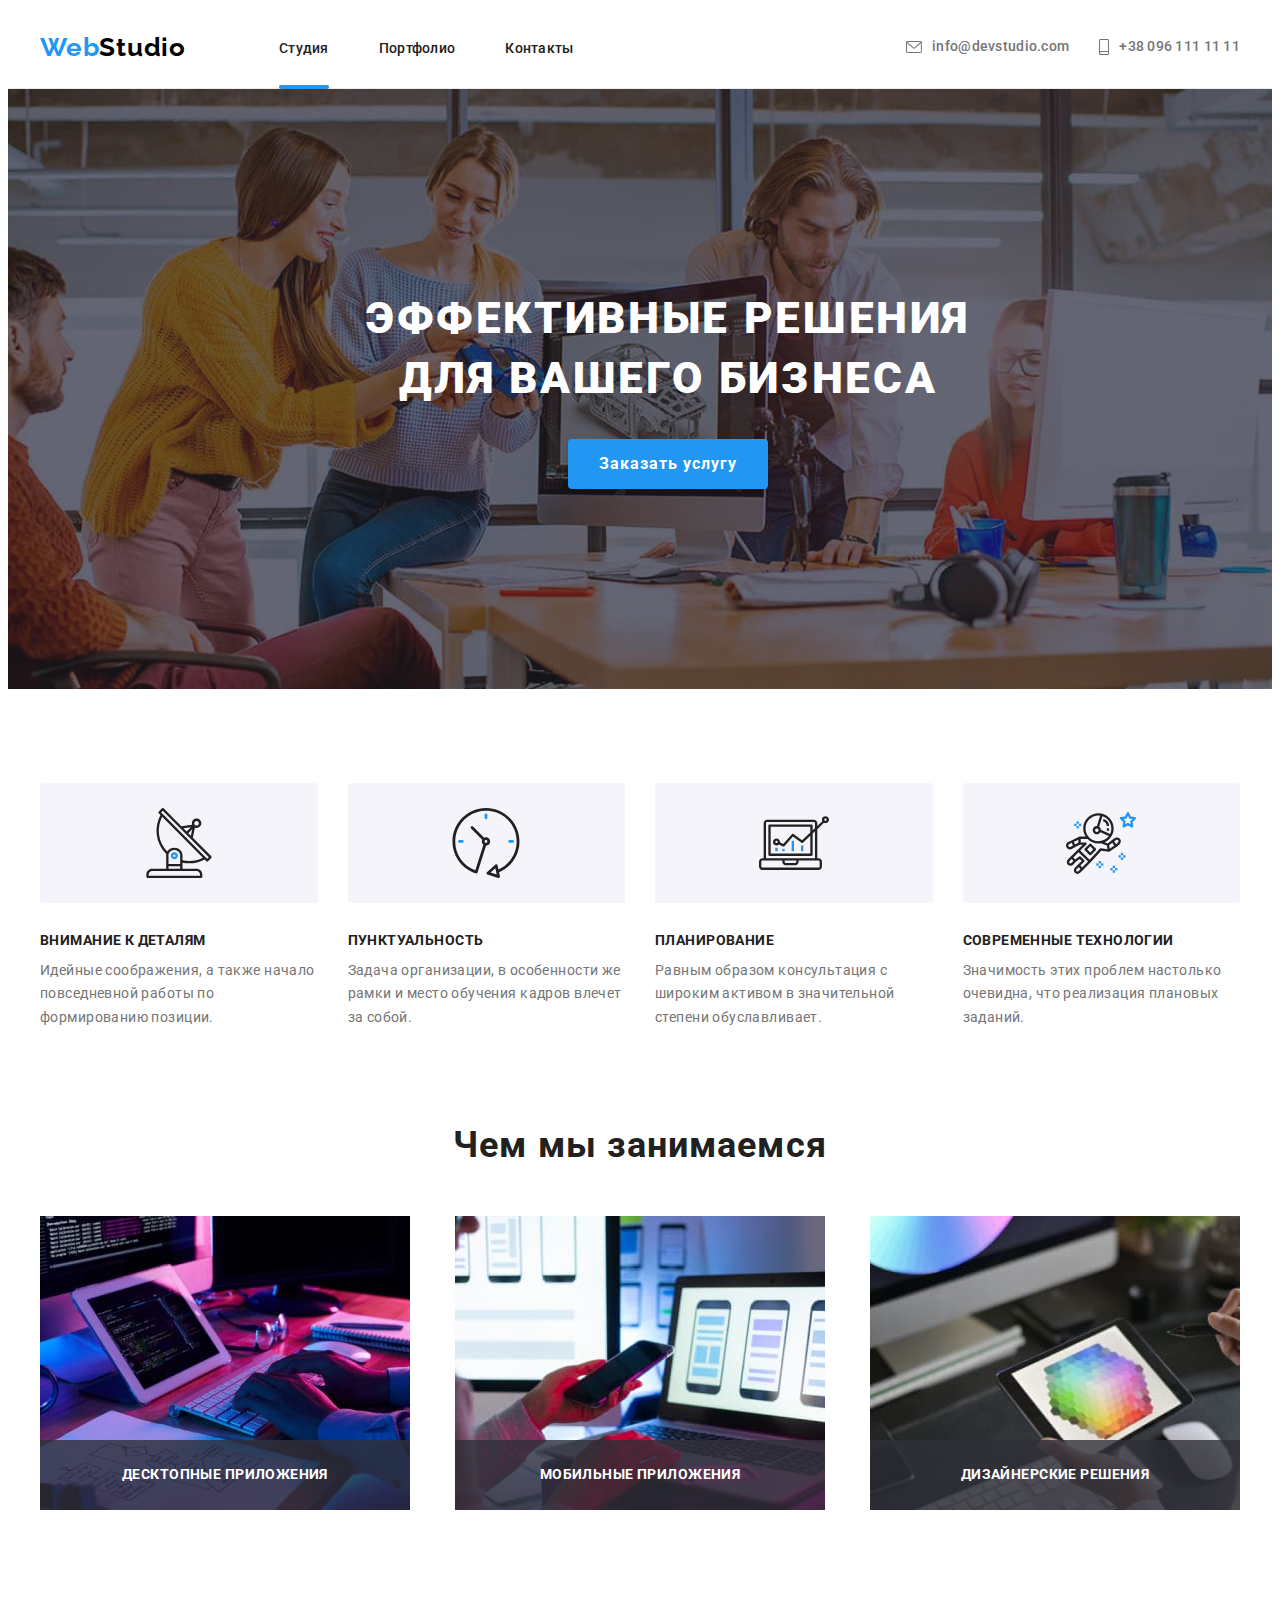
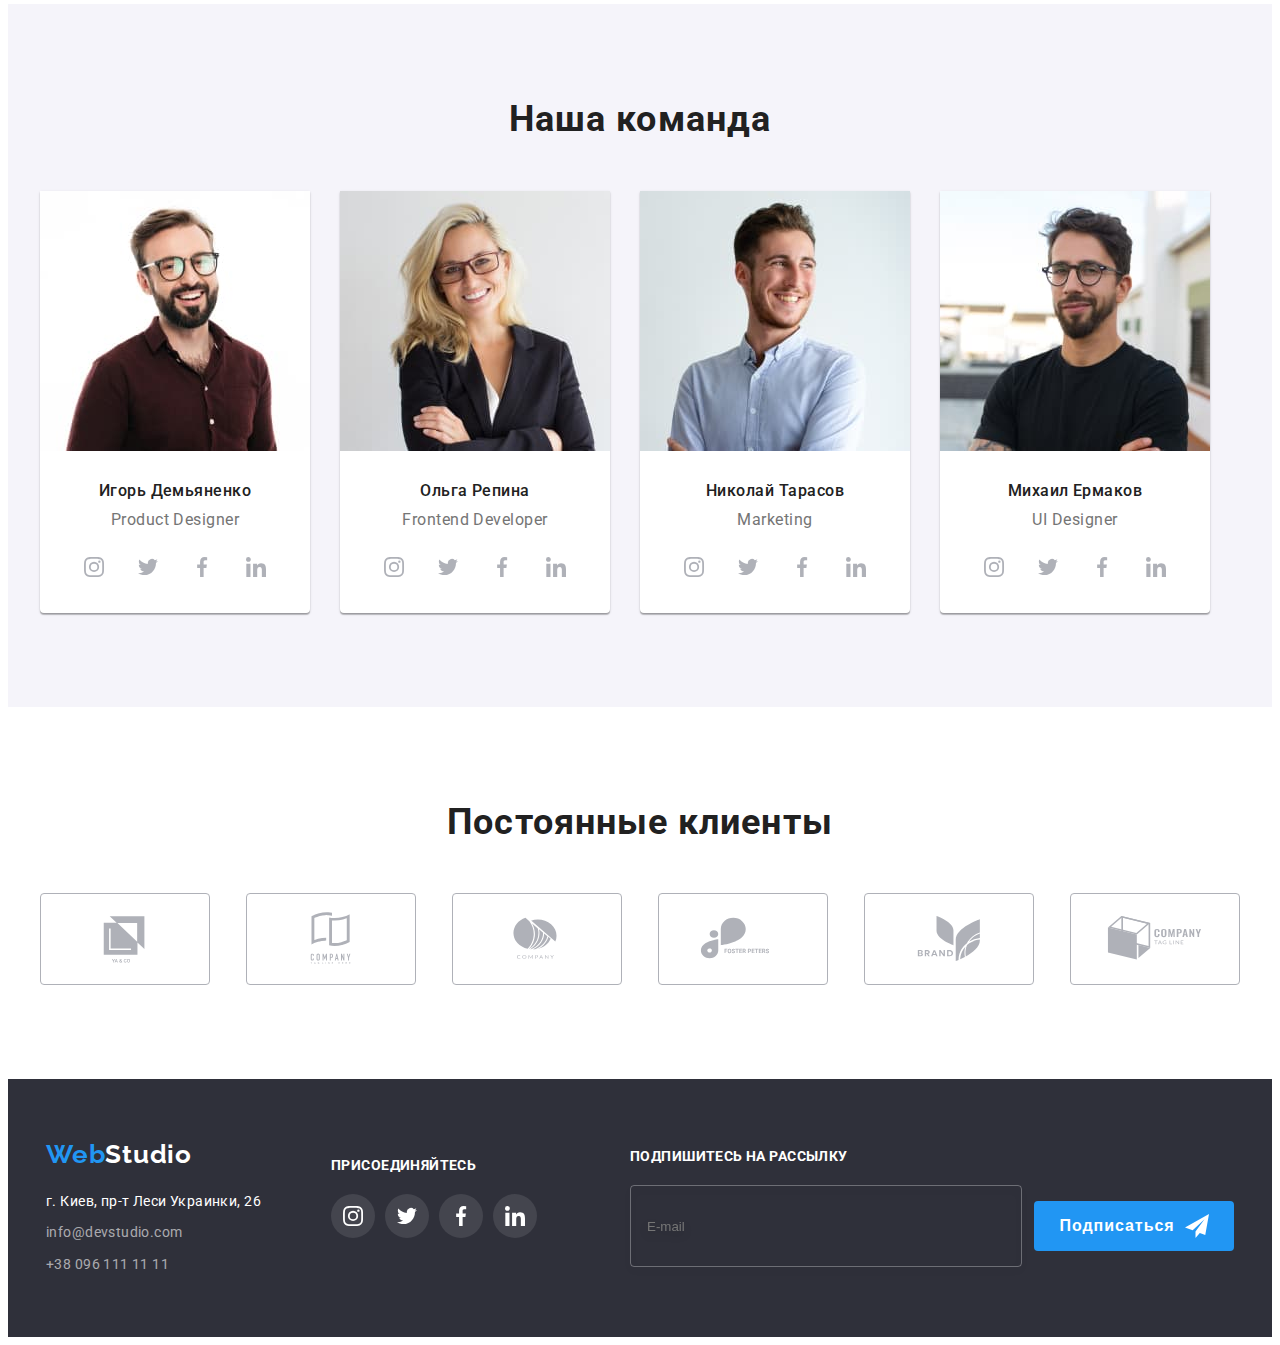
<file: index.html>
<!DOCTYPE html>
<html lang="ru">
<head>
    <meta charset="UTF-8">
    <meta http-equiv="X-UA-Compatible" content="IE=edge">
    <meta name="viewport" content="width=device-width, initial-scale=1.0"/>
    <link rel="preconnect" href="https://fonts.googleapis.com">
    <link rel="preconnect" href="https://fonts.gstatic.com" crossorigin>
    <link href="https://fonts.googleapis.com/css2?family=Raleway:wght@700&family=Roboto:wght@400;500;700;900&display=swap" rel="stylesheet">
    <link rel="stylesheet" href="https://cdnjs.cloudflare.com/ajax/libs/modern-normalize/1.1.0/modern-normalize.min.css" integrity="sha512-wpPYUAdjBVSE4KJnH1VR1HeZfpl1ub8YT/NKx4PuQ5NmX2tKuGu6U/JRp5y+Y8XG2tV+wKQpNHVUX03MfMFn9Q==" crossorigin="anonymous" referrerpolicy="no-referrer" />
    <link rel="stylesheet" href="./css/main.css">
    <title>WebStudio</title>
</head>
<body>
    <header class="header">
        <div class="container">
            <a href="./index.html" class="logo"> <span class="accent">Web</span>Studio</a>
            <button type="button" class="menu-open-btn">
                <svg class="" width="40" height="40"> 
                    <use href="./images/symbol-defs.svg#icon-menu"></use>
                </svg>
            </button>
            <nav class="nav">
                <ul class="nav-list list">
                    <li class="nav-item current"><a class="nav-link" href="./index.html">Студия</a></li>
                    <li class="nav-item"><a class="nav-link" href="./portfolio.html">Портфолио</a></li>
                    <li class="nav-item"><a class="nav-link" href="">Контакты</a></li>
                </ul>
            </nav>
            <ul class="contacts list">
                <li class="contacts-item link"><a class="contacts-email" href="mailto:info@devstudio.com">
                    <svg class="contacts-icon-email" widht="16" height="12">
                        <use href="./images/symbol-defs.svg#icon-email"></use>
                    </svg>
                    info@devstudio.com</a></li>
                <li class="contacts-item link"><a class="contacts-tel" href="tel:+380961111111">
                    <svg class="contacts-icon-tel" widht="10" height="16">
                        <use href="./images/symbol-defs.svg#icon-smartphone"></use>
                    </svg>
                    +38 096 111 11 11</a></li>
            </ul>
        </div>
        <div class="mob-menu is-hidden">
            <div class="container">
                <button type="button" class="menu-close-btn">
                    <svg class="close-btm-icon" width="18" height="18">
                        <use href="./images/symbol-defs.svg#icon-close-btn"></use>
                    </svg>
                </button>
                <div class="mob-menu-top">
                    <ul class="mob-menu-nav-list list">
                        <li class="mob-menu-nav-item"><a class="mob-menu-nav-link link" href="./index.html">Студия</a></li>
                        <li class="mob-menu-nav-item"><a class="mob-menu-nav-link link" href="./portfolio.html">Портфолио</a></li>
                        <li class="mob-menu-nav-item"><a class="mob-menu-nav-link link" href="">Контакты</a></li>
                    </ul>
                </div>
                <div class="mob-menu-bottom">
                    <ul class="mob-menu-contacts list">
                        <li class="mob-menu-contacts-item lisk"><a class="mob-menu-contacts-tel" href="tel:+380961111111">+38 096 111 11 11</a></li>
                        <li class="mob-menu-contacts-item lisk"><a class="mob-menu-contacts-email" href="mailto:info@devstudio.com">info@devstudio.com</a></li>
                    </ul>
                    <ul class="mob-soc-list list">
                        <li class="mob-soc-item list">
                            <a href=""class="mob-soc-link link" target="_blank" rel="noopener noreferrer nofollow">Instagram</a>
                        </li>
                        <li class="mob-soc-item list">
                            <a href="" class="mob-soc-link link" target="_blank" rel="noopener noreferrer nofollow">Twitter</a>
                        </li>
                        <li class="mob-soc-item list">
                            <a href=""class="mob-soc-link link" target="_blank" rel="noopener noreferrer nofollow">Facebook</a>
                        </li>
                        <li class="mob-soc-item">
                            <a href="" class="mob-soc-link link" target="_blank" rel="noopener noreferrer nofollow">LinkedIn</a>
                        </li>
                    </ul>
                </div>
            </div>
        </div>
    </header>

    <main class="main">
        <section class="hero">
            <div class="hero-content container">
                <h1 class="hero-title">Эффективные решения для вашего бизнеса</h1>
                <button class="hero-button" type="button" data-modal-open>Заказать услугу</button>
            </div>
        </section>

        <section class="advantage">
            <div class="container ">            
                <h2 class="visually-hidden">Наши преимущества</h2>
                <ul class="advantage-list list">
                    <li class="advantage-item icon-antenna">
                        <h3 class="advantage-heading">Внимание к деталям</h3>
                        <p class="advantage-text">Идейные соображения, а также начало повседневной работы по формированию позиции.</p>
                    </li>
                    <li class="advantage-item icon-clock">
                        <h3 class="advantage-heading">Пунктуальность</h3>
                        <p class="advantage-text">Задача организации, в особенности же рамки и место обучения кадров влечет за собой.</p>
                    </li>
                    <li class="advantage-item icon-diagram">
                        <h3 class="advantage-heading">Планирование</h3>
                        <p class="advantage-text">Равным образом консультация с широким активом в значительной степени обуславливает.</p>
                    </li>
                    <li class="advantage-item icon-astronaut">
                        <h3 class="advantage-heading">Современные технологии</h3>
                        <p class="advantage-text">Значимость этих проблем настолько очевидна, что реализация плановых заданий.</p>
                    </li>
                </ul>
            </div>
        </section>
        
        <section class="foto">
            <div class="container">
                <h2 class="foto-title">Чем мы занимаемся</h2>
                <ul class="foto-list list">
                    <li class="foto-item">
                        <img class="foto-image" 
                        srcset="./images/image1.jpg 1x, 
                            ./images/image1-desk-2x.jpg 2x"
                        src="./images/image1.jpg" 
                        alt="Работа за макбуком" 
                        width="370" height="294">
                        <div class="foto-box"> <p class="foto-text">Десктопные приложения</p></div>
                    </li>
                    <li class="foto-item">
                        <img class="foto-image" 
                        srcset="./images/image2.jpg 1x, 
                            ./images/image2-desk-2x.jpg 2x"
                        src="./images/image2.jpg" 
                        alt="Работа за ноутом и смартфоном" 
                        width="370" height="294">
                        <div class="foto-box"> <p class="foto-text">Мобильные приложения</p></div>
                    </li>
                    <li class="foto-item">
                        <img class="foto-image" 
                        srcset="./images/image3.jpg 1x, 
                            ./images/image3-desk-2x.jpg 2x"
                        src="./images/image3.jpg" 
                        alt="Планшет с палитрой цветов" 
                        width="370" height="294">
                        <div class="foto-box"> <p class="foto-text">Дизайнерские решения</p></div>
                    </li>
                </ul>
            </div>
        </section>

        <section class="team">
            <div class="container">
                <h2 class="team-title">Наша команда</h2>
                <ul class="team-list list">
                    <li class="team-member">
                        <picture>
                            <source srcset="./images/photo1.jpg 1x, 
                            ./images/photo1-desk-2x.jpg 2x" 
                            media="(min-width:1200px)">
                            <source srcset="./images/photo1-tab.jpg 1x, 
                            ./images/photo1-tab-2x.jpg 2x" 
                            media="(min-width:768px)">
                            <source srcset="./images/photo1-mob.jpg 1x, 
                            ./images/photo1-mob-2x.jpg 2x" 
                            media="(min-width:320px)">
                            <img class="team-image" src="./images/photo1-mob.jpg" alt="Игорь Демьяненко">
                        </picture>
                        <div class="team-info">
                            <p class="team-name">Игорь Демьяненко</p>
                            <p class="team-position" lang="en">Product Designer</p>
                            <ul class="team-soc-list list">
                                <li class="team-soc-item"><a class="team-soc-link" href="">
                                    <svg class="team-soc-logo" widht="20" height="20">
                                        <use href="./images/symbol-defs.svg#icon-instagram"></use>
                                    </svg>
                                </a></li>
                                <li class="team-soc-item"><a class="team-soc-link" href="">
                                    <svg class="team-soc-logo" widht="20" height="20">
                                        <use href="./images/symbol-defs.svg#icon-twitter"></use>
                                    </svg>
                                </a></li>
                                <li class="team-soc-item"><a class="team-soc-link" href="">
                                    <svg class="team-soc-logo" widht="20" height="20">
                                        <use href="./images/symbol-defs.svg#icon-facebook"></use>
                                    </svg>
                                </a></li>
                                <li class="team-soc-item"><a class="team-soc-link" href="">
                                    <svg class="team-soc-logo" widht="20" height="20">
                                        <use href="./images/symbol-defs.svg#icon-linkedin"></use>
                                    </svg>
                                </a></li>
                            </ul>
                        </div>
                    </li>
                    <li class="team-member">
                        <picture>
                            <source srcset="./images/photo2.jpg 1x, 
                            ./images/photo2-desk-2x.jpg 2x" 
                            media="(min-width:1200px)">
                            <source srcset="./images/photo2-tab.jpg 1x, 
                            ./images/photo2-tab-2x.jpg 2x" 
                            media="(min-width:768px)">
                            <source srcset="./images/photo2-mob.jpg 1x, 
                            ./images/photo2-mob-2x.jpg 2x" 
                            media="(min-width:320px)">
                            <img class="team-image" src="./images/photo2-mob.jpg" alt="Ольга Репина">
                        </picture>
                        <div class="team-info">
                            <p class="team-name">Ольга Репина</p>
                            <p class="team-position" lang="en">Frontend Developer</p>
                            <ul class="team-soc-list list">
                                <li class="team-soc-item"><a class="team-soc-link" href="">
                                    <svg class="team-soc-logo" widht="20" height="20">
                                        <use href="./images/symbol-defs.svg#icon-instagram"></use>
                                    </svg>
                                </a></li>
                                <li class="team-soc-item"><a class="team-soc-link" href="">
                                    <svg class="team-soc-logo" widht="20" height="20">
                                        <use href="./images/symbol-defs.svg#icon-twitter"></use>
                                    </svg>
                                </a></li>
                                <li class="team-soc-item"><a class="team-soc-link" href="">
                                    <svg class="team-soc-logo" widht="20" height="20">
                                        <use href="./images/symbol-defs.svg#icon-facebook"></use>
                                    </svg>
                                </a></li>
                                <li class="team-soc-item"><a class="team-soc-link" href="">
                                    <svg class="team-soc-logo" widht="20" height="20">
                                        <use href="./images/symbol-defs.svg#icon-linkedin"></use>
                                    </svg>
                                </a></li>
                            </ul>
                        </div>
                    </li>
                    <li class="team-member">
                        <picture>
                            <source srcset="./images/photo3.jpg 1x, 
                            ./images/photo3-desk-2x.jpg 2x" 
                            media="(min-width:1200px)">
                            <source srcset="./images/photo3-tab.jpg 1x, 
                            ./images/photo3-tab-2x.jpg 2x" 
                            media="(min-width:768px)">
                            <source srcset="./images/photo3-mob.jpg 1x, 
                            ./images/photo3-mob-2x.jpg 2x" 
                            media="(min-width:320px)">
                            <img class="team-image" src="./images/photo3-mob.jpg" alt="Николай Тарасов">
                        </picture>
                        <div class="team-info">
                            <p class="team-name">Николай Тарасов</p>
                            <p class="team-position" lang="en">Marketing</p>
                            <ul class="team-soc-list list">
                                <li class="team-soc-item"><a class="team-soc-link" href="">
                                    <svg class="team-soc-logo" widht="20" height="20">
                                        <use href="./images/symbol-defs.svg#icon-instagram"></use>
                                    </svg>
                                </a></li>
                                <li class="team-soc-item"><a class="team-soc-link" href="">
                                    <svg class="team-soc-logo" widht="20" height="20">
                                        <use href="./images/symbol-defs.svg#icon-twitter"></use>
                                    </svg>
                                </a></li>
                                <li class="team-soc-item"><a class="team-soc-link" href="">
                                    <svg class="team-soc-logo" widht="20" height="20">
                                        <use href="./images/symbol-defs.svg#icon-facebook"></use>
                                    </svg>
                                </a></li>
                                <li class="team-soc-item"><a class="team-soc-link" href="">
                                    <svg class="team-soc-logo" widht="20" height="20">
                                        <use href="./images/symbol-defs.svg#icon-linkedin"></use>
                                    </svg>
                                </a></li>
                            </ul>
                        </div>
                    </li>
                    <li class="team-member">
                        <picture>
                            <source srcset="./images/photo4.jpg 1x, 
                            ./images/photo4-desk-2x.jpg 2x" 
                            media="(min-width:1200px)">
                            <source srcset="./images/photo4-tab.jpg 1x, 
                            ./images/photo4-tab-2x.jpg 2x" 
                            media="(min-width:768px)">
                            <source srcset="./images/photo4-mob.jpg 1x, 
                            ./images/photo4-mob-2x.jpg 2x" 
                            media="(min-width:320px)">
                            <img class="team-image" src="./images/photo4-mob.jpg" alt="Михаил Ермаков">
                        </picture>
                        <div class="team-info">
                            <p class="team-name">Михаил Ермаков</p>
                            <p class="team-position" lang="en">UI Designer</p>
                            <ul class="team-soc-list list">
                                <li class="team-soc-item"><a class="team-soc-link" href="">
                                    <svg class="team-soc-logo" widht="20" height="20">
                                        <use href="./images/symbol-defs.svg#icon-instagram"></use>
                                    </svg>
                                </a></li>
                                <li class="team-soc-item"><a class="team-soc-link" href="">
                                    <svg class="team-soc-logo" widht="20" height="20">
                                        <use href="./images/symbol-defs.svg#icon-twitter"></use>
                                    </svg>
                                </a></li>
                                <li class="team-soc-item"><a class="team-soc-link" href="">
                                    <svg class="team-soc-logo" widht="20" height="20">
                                        <use href="./images/symbol-defs.svg#icon-facebook"></use>
                                    </svg>
                                </a></li>
                                <li class="team-soc-item"><a class="team-soc-link" href="">
                                    <svg class="team-soc-logo" widht="20" height="20">
                                        <use href="./images/symbol-defs.svg#icon-linkedin"></use>
                                    </svg>
                                </a></li>
                            </ul>
                        </div>
                    </li>
                </ul>
            </div>
        </section>

        <section class="clients">
            <div class="container">
                <h2 class="clients-title">Постоянные клиенты</h2>
                <ul class="clients-list list">
                    <li class="clients-item"><a class="clients-link" href=""> 
                        <svg class="clients-logo" width="106" height="60"> 
                            <use href="./images/symbol-defs.svg#icon-client1_logo">
                            </use>
                        </svg>
                    </a></li>
                    <li class="clients-item"><a class="clients-link" href=""> 
                        <svg class="clients-logo" width="106" height="60"> 
                            <use href="./images/symbol-defs.svg#icon-client2_logo">
                            </use>
                        </svg>
                    </a></li>
                    <li class="clients-item"><a class="clients-link" href=""> 
                        <svg class="clients-logo" width="106" height="60"> 
                            <use href="./images/symbol-defs.svg#icon-client3_logo">
                            </use>
                        </svg>
                    </a></li>
                    <li class="clients-item"><a class="clients-link" href=""> 
                        <svg class="clients-logo" width="106" height="60"> 
                            <use href="./images/symbol-defs.svg#icon-client4_logo">
                            </use>
                        </svg>
                    </a></li>
                    <li class="clients-item"><a class="clients-link" href=""> 
                        <svg class="clients-logo" width="106" height="60"> 
                            <use href="./images/symbol-defs.svg#icon-client5_logo">
                            </use>
                        </svg>
                    </a></li>
                    <li class="clients-item"><a class="clients-link" href=""> 
                        <svg class="clients-logo" width="106" height="60"> 
                            <use href="./images/symbol-defs.svg#icon-client6_logo">
                            </use>
                        </svg>
                    </a></li>
                </ul>
            </div>
        </section>
    </main>

    <footer class="footer">
        <div class="container">
            <div class="footer-info">
                <a class="footer-logo" href="./index.html" ><span class="accent">Web</span>Studio</a>
                <address class="address">г. Киев, пр-т Леси Украинки, 26</address>
                <ul class="footer-contacts list">
                    <li class="footer-contacts-item"><a class="footer-contacts-link" href="mailto:info@devstudio.com">info@devstudio.com</a></li>
                    <li class="footer-contacts-item"><a class="footer-contacts-link" href="tel:+380961111111">+38 096 111 11 11</a></li>
                </ul>
            </div>
            <div class="footer-soc">        
                <p class="footer-text">присоединяйтесь</p>
                <ul class="footer-soc-list list">
                    <li class="footer-soc-item"><a class="footer-soc-link" href="">
                        <svg class="footer-soc-logo" width="20" height="20">
                            <use href="./images/symbol-defs.svg#icon-instagram"></use>
                        </svg>
                    </a></li>
                    <li class="footer-soc-item"><a class="footer-soc-link" href="">
                        <svg class="footer-soc-logo" width="20" height="20">
                            <use href="./images/symbol-defs.svg#icon-twitter"></use>
                        </svg>
                    </a></li>
                    <li class="footer-soc-item"><a class="footer-soc-link" href="">
                        <svg class="footer-soc-logo" width="20" height="20">
                            <use href="./images/symbol-defs.svg#icon-facebook"></use>
                        </svg>
                    </a></li>
                    <li class="footer-soc-item"><a class="footer-soc-link" href="">
                        <svg class="footer-soc-logo" width="20" height="20">
                            <use href="./images/symbol-defs.svg#icon-linkedin"></use>
                        </svg>
                    </a></li>
                </ul>
            </div>
            <div class="subscribe">
                <form>
                    <p class="footer-text">Подпишитесь на рассылку</p>
                    <div class="subscribe-box">
                        <label class="subscribe-label" for="subscribe-email"></label>
                        <input class="subscribe-input" type="email" id="subscribe-email" placeholder="E-mail">
                        <button class="subscribe-btn" type="submit">Подписаться </button>
                    </div>
                </form>
            </div>
        </div>
    </footer>

    <div class="backdrop is-hidden" data-modal>
        <div class="modal">
            <button type="button" class="modal-close-btn" data-modal-close>
                <svg class="close-btm-icon" width="18" height="18">
                    <use href="./images/symbol-defs.svg#icon-close-btn"></use>
                </svg>              
            </button>
            <p class="modal-title">Оставьте свои данные, мы вам перезвоним</p>
            <div class="modal-field">
                <label class="modal-label" for="user-name">Имя</label>
                <div class="modal-input-wrap">
                    <input class="modal-input" type="text" id="user-name">
                    <svg class="input-icon" width="18" height="18">
                        <use href="./images/symbol-defs.svg#icon-person"></use>
                    </svg>
                </div>
            </div>
            <div class="modal-field">
                <label class="modal-label" for="user-tel">Телефон</label>
                <div class="modal-input-wrap">
                    <input class="modal-input" type="tel" id="user-tel">
                    <svg class="input-icon" width="18" height="18">
                        <use href="./images/symbol-defs.svg#icon-phone"></use>
                    </svg>
                </div>
            </div>
            <div class="modal-field">
                <label class="modal-label" for="user-email">Почта</label>
                <div class="modal-input-wrap">
                    <input class="modal-input" type="email" id="user-email">
                    <svg class="input-icon" width="18" height="18">
                        <use href="./images/symbol-defs.svg#icon-email-1"></use>
                    </svg>
                </div>
            </div>
            <div class="modal-field">
                <label class="modal-label" for="user-comment">Комментарий</label>
                <textarea class="user-comment" name="user-comment" id="user-comment" placeholder="Введите текст"></textarea>
            </div>
            <div class="accept-box">
                <input class="input-accept visually-hidden" type="checkbox" id="accept" name="accept" value="accept">
                <label class="label-accept" for="accept"> <span>Соглашаюсь с рассылкой и принимаю&#xa0;<a href="" class="accept-link">Условия договора</span> </a></label>
            </div>
            <button class="btn-submit" type="submit">Отправить</button>
        </div>
    </div>
    <script src="./js/modal.js"></script>
    <script src="./js/menu.js"></script>
</body>
</html>
</file>
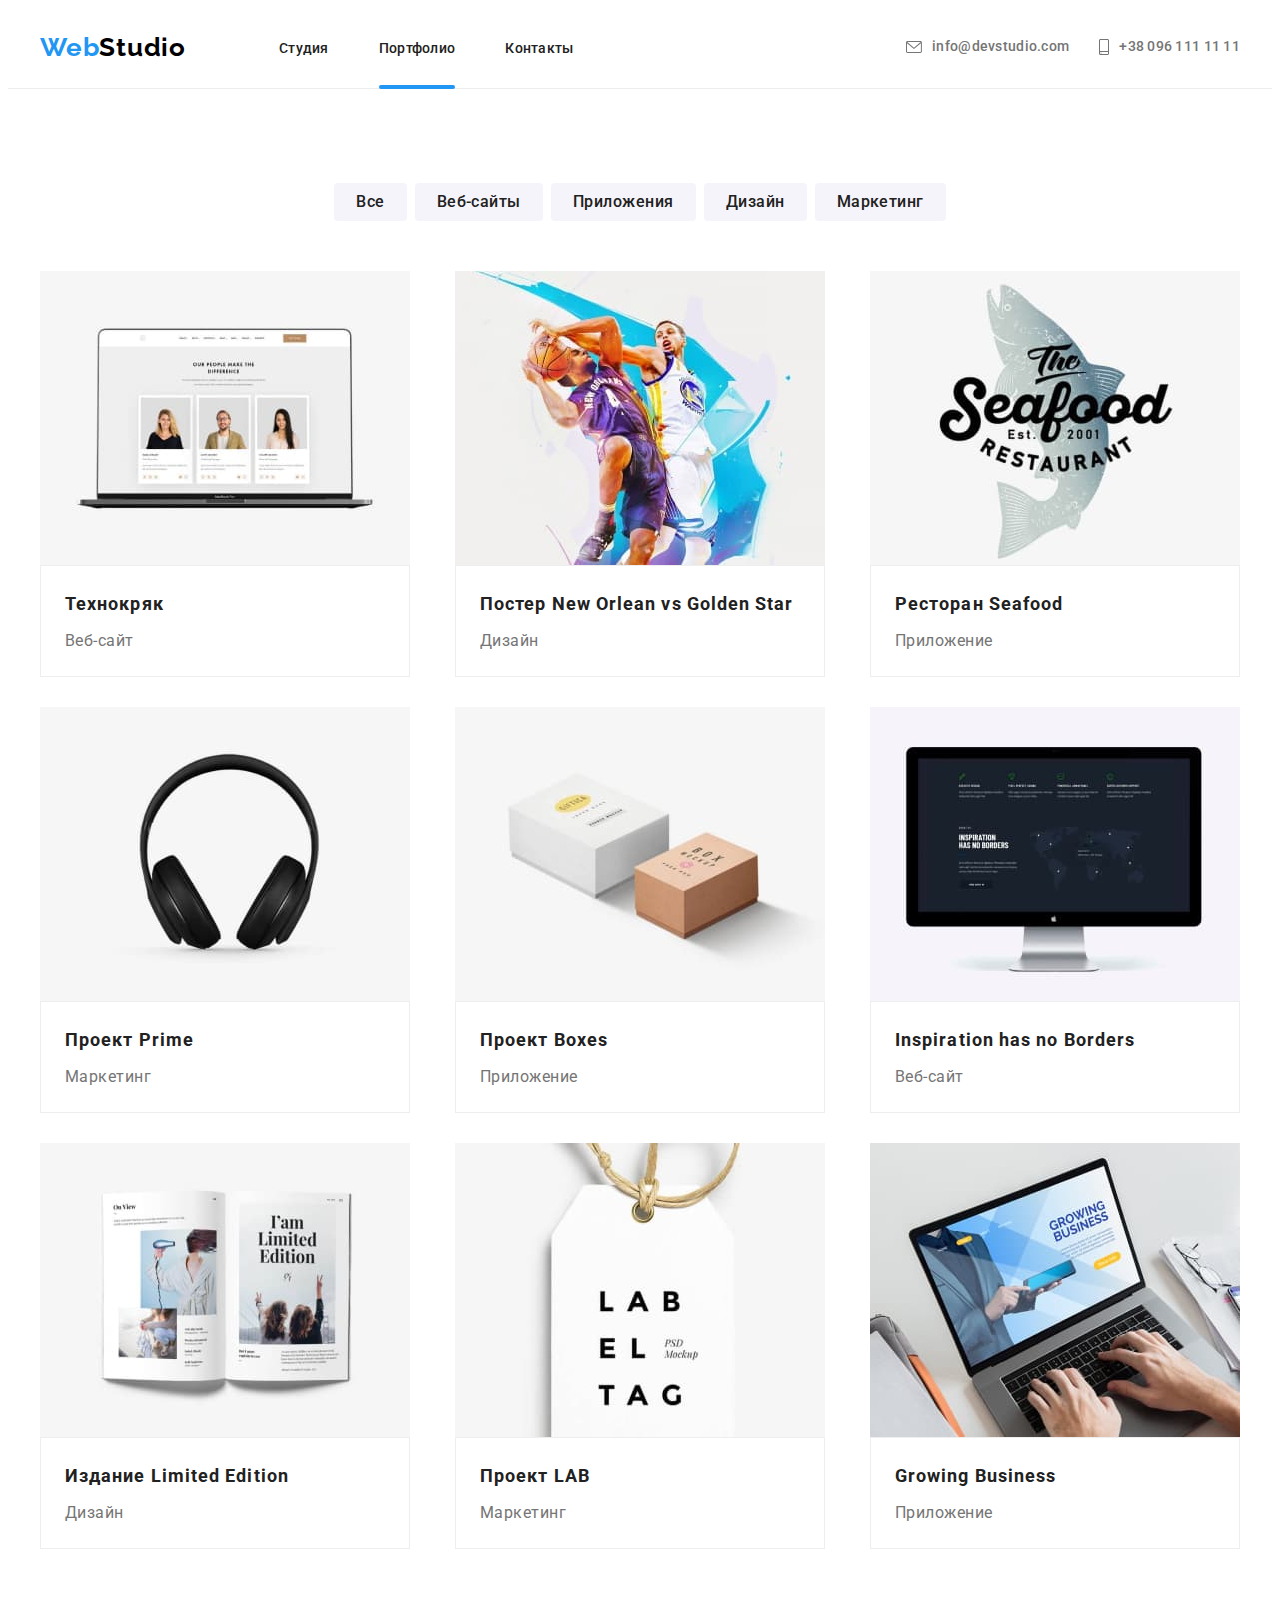
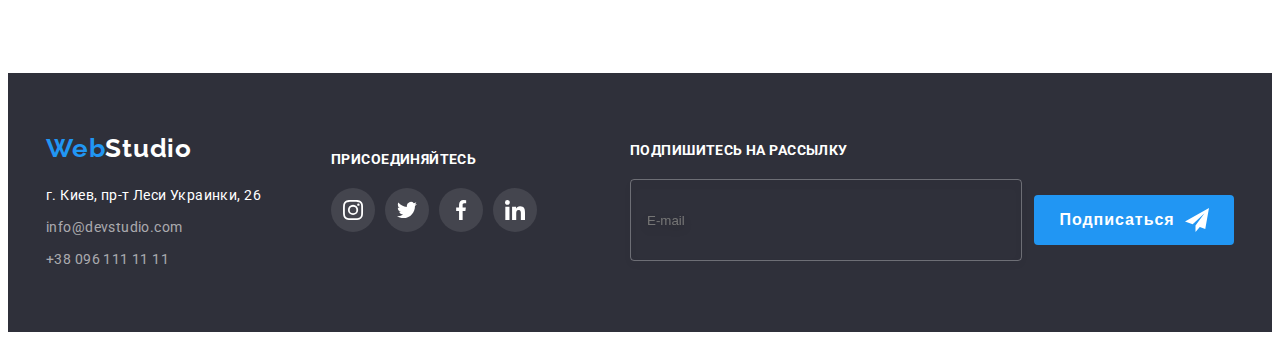
<file: portfolio.html>
<!DOCTYPE html>
<html lang="ru">
<head>
    <meta charset="UTF-8">
    <meta http-equiv="X-UA-Compatible" content="IE=edge">
    <meta name="viewport" content="width=device-width, initial-scale=1.0">
    <link rel="preconnect" href="https://fonts.googleapis.com">
    <link rel="preconnect" href="https://fonts.gstatic.com" crossorigin>
    <link href="https://fonts.googleapis.com/css2?family=Raleway:wght@700&family=Roboto:wght@400;500;700;900&display=swap" rel="stylesheet">
    <link rel="stylesheet" href="https://cdnjs.cloudflare.com/ajax/libs/modern-normalize/1.1.0/modern-normalize.min.css" integrity="sha512-wpPYUAdjBVSE4KJnH1VR1HeZfpl1ub8YT/NKx4PuQ5NmX2tKuGu6U/JRp5y+Y8XG2tV+wKQpNHVUX03MfMFn9Q==" crossorigin="anonymous" referrerpolicy="no-referrer" />
    <link rel="stylesheet" href="./css/main.css">
    <title>Portfolio</title>
</head>
<body>
    <header class="header">
        <div class="container">
            <a href="./index.html" class="logo"> <span class="accent">Web</span>Studio</a>
            <button type="button" class="menu-open-btn">
                <svg class="" width="40" height="40"> 
                    <use href="./images/symbol-defs.svg#icon-menu"></use>
                </svg>
            </button>
            <nav class="nav">
                <ul class="nav-list list">
                    <li class="nav-item"><a class="nav-link" href="./index.html">Студия</a></li>
                    <li class="nav-item "><a class="nav-link current" href="./portfolio.html">Портфолио</a></li>
                    <li class="nav-item"><a class="nav-link" href="">Контакты</a></li>
                </ul>
            </nav>
            <ul class="contacts list">
                <li class="contacts-item link"><a class="contacts-email" href="mailto:info@devstudio.com">
                    <svg class="contacts-icon-email" widht="16" height="12">
                        <use href="./images/symbol-defs.svg#icon-email"></use>
                    </svg>
                    info@devstudio.com</a></li>
                <li class="contacts-item link"><a class="contacts-tel" href="tel:+380961111111">
                    <svg class="contacts-icon-tel" widht="10" height="16">
                        <use href="./images/symbol-defs.svg#icon-smartphone"></use>
                    </svg>
                    +38 096 111 11 11</a></li>
            </ul>
        </div>
        <div class="mob-menu is-hidden">
            <div class="container">
                <button type="button" class="menu-close-btn">
                    <svg class="close-btm-icon" width="18" height="18">
                        <use href="./images/symbol-defs.svg#icon-close-btn"></use>
                    </svg>
                </button>
                <div class="mob-menu-top">
                    <ul class="mob-menu-nav-list list">
                        <li class="mob-menu-nav-item"><a class="mob-menu-nav-link link" href="./index.html">Студия</a></li>
                        <li class="mob-menu-nav-item"><a class="mob-menu-nav-link link" href="./portfolio.html">Портфолио</a></li>
                        <li class="mob-menu-nav-item"><a class="mob-menu-nav-link link" href="">Контакты</a></li>
                    </ul>
                </div>
                <div class="mob-menu-bottom">
                    <ul class="mob-menu-contacts list">
                        <li class="mob-menu-contacts-item lisk"><a class="mob-menu-contacts-tel" href="tel:+380961111111">+38 096 111 11 11</a></li>
                        <li class="mob-menu-contacts-item lisk"><a class="mob-menu-contacts-email" href="mailto:info@devstudio.com">info@devstudio.com</a></li>
                    </ul>
                    <ul class="mob-soc-list list">
                        <li class="mob-soc-item list">
                            <a href=""class="mob-soc-link link" target="_blank" rel="noopener noreferrer nofollow">Instagram</a>
                        </li>
                        <li class="mob-soc-item list">
                            <a href="" class="mob-soc-link link" target="_blank" rel="noopener noreferrer nofollow">Twitter</a>
                        </li>
                        <li class="mob-soc-item list">
                            <a href=""class="mob-soc-link link" target="_blank" rel="noopener noreferrer nofollow">Facebook</a>
                        </li>
                        <li class="mob-soc-item">
                            <a href="" class="mob-soc-link link" target="_blank" rel="noopener noreferrer nofollow">LinkedIn</a>
                        </li>
                    </ul>
                </div>
            </div>
        </div>
    </header>


    <main>
        <section class="portfolio-btn">
            <div class="container">
                <h1 class="visually-hidden">Наше портфолио</h1>
                <ul class="button list">
                    <li class="button-item"><button class="btn" type="button">Все</button></li>
                    <li class="button-item"><button class="btn" type="button">Веб-сайты</button></li>
                    <li class="button-item"><button class="btn" type="button">Приложения</button></li>
                    <li class="button-item"><button class="btn" type="button">Дизайн</button></li>
                    <li class="button-item"><button class="btn" type="button">Маркетинг</button></li>
                </ul>
            </div>
        </section>

        <section class="portfolio">
            <div class="container">
                <ul class="portfolio-list list">
                    <li class="portfolio-item">
                        <div class="portfolio-wrap">
                            <picture>
                                <source srcset="./images/portfolio1.jpg 1x, 
                                ./images/portfolio1-desk-2x.jpg 2x" 
                                media="(min-width:1200px)">
                                <source srcset="./images/portfolio1-tab.jpg 1x, 
                                ./images/portfolio1-tab-2x.jpg 2x" 
                                media="(min-width:768px)">
                                <source srcset="./images/portfolio1-mob.jpg 1x, 
                                ./images/portfolio1-mob-2x.jpg 2x" 
                                media="(min-width:320px)">
                                <img class="portfolio-image" src="./images/portfolio1-mob.jpg" alt="Веб-сайт">
                            </picture>
                            <p class="portfolio-text-cover">Ресурс предлагает комплексные предложения с разным уровнем функционала и сервисов. Все это позволит посетителю получить исчерпывающие сведения о компании или частном лице.</p>
                        </div>
                        <div class="portfolio-text">                    
                            <p class="portfolio-top-text">Технокряк</p>
                            <p class="portfolio-bottom-text">Веб-сайт</p>
                        </div>
                    </li>
                    <li class="portfolio-item">
                        <div class="portfolio-wrap">
                            <picture>
                                <source srcset="./images/portfolio2.jpg 1x, 
                                ./images/portfolio2-desk-2x.jpg 2x" 
                                media="(min-width:1200px)">
                                <source srcset="./images/portfolio2-tab.jpg 1x, 
                                ./images/portfolio2-tab-2x.jpg 2x" 
                                media="(min-width:768px)">
                                <source srcset="./images/portfolio2-mob.jpg 1x, 
                                ./images/portfolio2-mob-2x.jpg 2x" 
                                media="(min-width:320px)">
                                <img class="portfolio-image" src="./images/portfolio2-mob.jpg" alt="Постер">
                            </picture>
                            <p class="portfolio-text-cover">Ресурс предлагает комплексные предложения с разным уровнем функционала и сервисов. Все это позволит посетителю получить исчерпывающие сведения о компании или частном лице.</p>
                        </div>
                        <div class="portfolio-text">
                            <p class="portfolio-top-text">Постер <span lang="en">New Orlean vs Golden Sta</span>r</p>
                            <p class="portfolio-bottom-text">Дизайн</p>
                        </div>
                    </li>
                    <li class="portfolio-item">
                        <div class="portfolio-wrap">
                            <picture>
                                <source srcset="./images/portfolio3.jpg 1x, 
                                ./images/portfolio3-desk-2x.jpg 2x" 
                                media="(min-width:1200px)">
                                <source srcset="./images/portfolio3-tab.jpg 1x, 
                                ./images/portfolio3-tab-2x.jpg 2x" 
                                media="(min-width:768px)">
                                <source srcset="./images/portfolio3-mob.jpg 1x, 
                                ./images/portfolio3-mob-2x.jpg 2x" 
                                media="(min-width:320px)">
                                <img class="portfolio-image" src="./images/portfolio3-mob.jpg" alt="Лого ресторана">
                            </picture>
                            <p class="portfolio-text-cover">Ресурс предлагает комплексные предложения с разным уровнем функционала и сервисов. Все это позволит посетителю получить исчерпывающие сведения о компании или частном лице.</p>
                        </div>
                        <div class="portfolio-text">
                            <p class="portfolio-top-text">Ресторан <span lang="en">Seafood</span></p>
                            <p class="portfolio-bottom-text">Приложение</p>
                        </div>
                    </li>
                    <li class="portfolio-item">
                        <div class="portfolio-wrap">
                            <picture>
                                <source srcset="./images/portfolio4.jpg 1x, 
                                ./images/portfolio4-desk-2x.jpg 2x" 
                                media="(min-width:1200px)">
                                <source srcset="./images/portfolio4-tab.jpg 1x, 
                                ./images/portfolio4-tab-2x.jpg 2x" 
                                media="(min-width:768px)">
                                <source srcset="./images/portfolio4-mob.jpg 1x, 
                                ./images/portfolio4-mob-2x.jpg 2x" 
                                media="(min-width:320px)">
                                <img class="portfolio-image" src="./images/portfolio4-mob.jpg" alt="Наушники">
                            </picture>
                            <p class="portfolio-text-cover">Ресурс предлагает комплексные предложения с разным уровнем функционала и сервисов. Все это позволит посетителю получить исчерпывающие сведения о компании или частном лице.</p>
                        </div>
                        <div class="portfolio-text">
                            <p class="portfolio-top-text">Проект <span lang="en">Prime</span></p>
                            <p class="portfolio-bottom-text">Маркетинг</p>
                        </div>
                    </li>
                    <li class="portfolio-item">
                        <div class="portfolio-wrap">
                            <picture>
                                <source srcset="./images/portfolio5.jpg 1x, 
                                ./images/portfolio5-desk-2x.jpg 2x" 
                                media="(min-width:1200px)">
                                <source srcset="./images/portfolio5-tab.jpg 1x, 
                                ./images/portfolio5-tab-2x.jpg 2x" 
                                media="(min-width:768px)">
                                <source srcset="./images/portfolio5-mob.jpg 1x, 
                                ./images/portfolio5-mob-2x.jpg 2x" 
                                media="(min-width:320px)">
                                <img class="portfolio-image" src="./images/portfolio5-mob.jpg" alt="Коробки">
                            </picture>
                            <p class="portfolio-text-cover">Ресурс предлагает комплексные предложения с разным уровнем функционала и сервисов. Все это позволит посетителю получить исчерпывающие сведения о компании или частном лице.</p>
                        </div>
                        <div class="portfolio-text">
                            <p class="portfolio-top-text">Проект <span lang="en">Boxes</span></p>
                            <p class="portfolio-bottom-text">Приложение</p>
                        </div>
                    </li>
                    <li class="portfolio-item">
                        <div class="portfolio-wrap">
                            <picture>
                                <source srcset="./images/portfolio6.jpg 1x, 
                                ./images/portfolio6-desk-2x.jpg 2x" 
                                media="(min-width:1200px)">
                                <source srcset="./images/portfolio6-tab.jpg 1x, 
                                ./images/portfolio6-tab-2x.jpg 2x" 
                                media="(min-width:768px)">
                                <source srcset="./images/portfolio6-mob.jpg 1x, 
                                ./images/portfolio6-mob-2x.jpg 2x" 
                                media="(min-width:320px)">
                                <img class="portfolio-image" src="./images/portfolio6-mob.jpg" alt="Монитор">
                            </picture>
                            <p class="portfolio-text-cover">Ресурс предлагает комплексные предложения с разным уровнем функционала и сервисов. Все это позволит посетителю получить исчерпывающие сведения о компании или частном лице.</p>
                        </div>
                        <div class="portfolio-text">
                            <p class="portfolio-top-text" lang="en">Inspiration has no Borders</p>
                            <p class="portfolio-bottom-text">Веб-сайт</p>
                        </div>
                    </li>
                    <li class="portfolio-item">
                        <div class="portfolio-wrap">
                            <picture>
                                <source srcset="./images/portfolio7.jpg 1x, 
                                ./images/portfolio7-desk-2x.jpg 2x" 
                                media="(min-width:1200px)">
                                <source srcset="./images/portfolio7-tab.jpg 1x, 
                                ./images/portfolio7-tab-2x.jpg 2x" 
                                media="(min-width:768px)">
                                <source srcset="./images/portfolio7-mob.jpg 1x, 
                                ./images/portfolio7-mob-2x.jpg 2x" 
                                media="(min-width:320px)">
                                <img class="portfolio-image" src="./images/portfolio7-mob.jpg" alt="Разворот издания">
                            </picture>
                            <p class="portfolio-text-cover">Ресурс предлагает комплексные предложения с разным уровнем функционала и сервисов. Все это позволит посетителю получить исчерпывающие сведения о компании или частном лице.</p>
                        </div>
                        <div class="portfolio-text">
                            <p class="portfolio-top-text">Издание <span lang="en">Limited Edition</span></p>
                            <p class="portfolio-bottom-text">Дизайн</p>
                        </div>
                    </li>
                    <li class="portfolio-item">
                        <div class="portfolio-wrap">
                            <picture>
                                <source srcset="./images/portfolio8.jpg 1x, 
                                ./images/portfolio8-desk-2x.jpg 2x" 
                                media="(min-width:1200px)">
                                <source srcset="./images/portfolio8-tab.jpg 1x, 
                                ./images/portfolio8-tab-2x.jpg 2x" 
                                media="(min-width:768px)">
                                <source srcset="./images/portfolio8-mob.jpg 1x, 
                                ./images/portfolio8-mob-2x.jpg 2x" 
                                media="(min-width:320px)">
                                <img class="portfolio-image" src="./images/portfolio8-mob.jpg" alt="Проект ЛАБ">
                            </picture>
                            <p class="portfolio-text-cover">Ресурс предлагает комплексные предложения с разным уровнем функционала и сервисов. Все это позволит посетителю получить исчерпывающие сведения о компании или частном лице.</p>
                        </div>
                        <div class="portfolio-text">
                            <p class="portfolio-top-text">Проект <span lang="en">LAB</span></p>
                            <p class="portfolio-bottom-text">Маркетинг</p>
                        </div>
                    </li>
                    <li class="portfolio-item">
                        <div class="portfolio-wrap">
                            <picture>
                                <source srcset="./images/portfolio9.jpg 1x, 
                                ./images/portfolio9-desk-2x.jpg 2x" 
                                media="(min-width:1200px)">
                                <source srcset="./images/portfolio9-tab.jpg 1x, 
                                ./images/portfolio9-tab-2x.jpg 2x" 
                                media="(min-width:768px)">
                                <source srcset="./images/portfolio9-mob.jpg 1x, 
                                ./images/portfolio9-mob-2x.jpg 2x" 
                                media="(min-width:320px)">
                                <img class="portfolio-image" src="./images/portfolio9-mob.jpg" alt="Ноутбук">
                            </picture>
                            <p class="portfolio-text-cover">Ресурс предлагает комплексные предложения с разным уровнем функционала и сервисов. Все это позволит посетителю получить исчерпывающие сведения о компании или частном лице.</p>
                        </div>
                        <div class="portfolio-text">
                            <p class="portfolio-top-text" span lang="en">Growing Business</p>
                            <p class="portfolio-bottom-text">Приложение</p>
                        </div>
                    </li>
                </ul>
            </div>
        </section>
    </main>

    <footer class="footer">
        <div class="container ">
            <div class="footer-info">
                <a class="footer-logo" href="./index.html" ><span class="accent">Web</span>Studio</a>
                <address class="address">г. Киев, пр-т Леси Украинки, 26</address>
                <ul class="footer-contacts list">
                    <li class="footer-contacts-item"><a class="footer-contacts-link" href="mailto:info@devstudio.com">info@devstudio.com</a></li>
                    <li class="footer-contacts-item"><a class="footer-contacts-link" href="tel:+380961111111">+38 096 111 11 11</a></li>
                </ul>
            </div>
            <div class="footer-soc">        
                <p class="footer-text">присоединяйтесь</p>
                <ul class="footer-soc-list list">
                    <li class="footer-soc-item"><a class="footer-soc-link" href="">
                        <svg class="footer-soc-logo" widht="20" height="20">
                            <use href="./images/symbol-defs.svg#icon-instagram"></use>
                        </svg>
                    </a></li>
                    <li class="footer-soc-item"><a class="footer-soc-link" href="">
                        <svg class="footer-soc-logo" widht="20" height="20">
                            <use href="./images/symbol-defs.svg#icon-twitter"></use>
                        </svg>
                    </a></li>
                    <li class="footer-soc-item"><a class="footer-soc-link" href="">
                        <svg class="footer-soc-logo" widht="20" height="20">
                            <use href="./images/symbol-defs.svg#icon-facebook"></use>
                        </svg>
                    </a></li>
                    <li class="footer-soc-item"><a class="footer-soc-link" href="">
                        <svg class="footer-soc-logo" widht="20" height="20">
                            <use href="./images/symbol-defs.svg#icon-linkedin"></use>
                        </svg>
                    </a></li>
                </ul>
            </div>
            <div class="subscribe">
                <form>
                    <p class="footer-text">Подпишитесь на рассылку</p>
                    <div class="subscribe-box">
                        <label class="subscribe-label" for="subscribe-email"></label>
                        <input class="subscribe-input" type="email" id="subscribe-email" placeholder="E-mail">
                        <button class="subscribe-btn" type="submit">Подписаться </button>
                    </div>
                </form>
            </div>
        </div>
    </footer>
    <script src="./js/menu.js"></script>
</body>
</html>
</file>
<file: css/main.css>
:root {
  --basic-bgc: #FFFFFF;
  --dark-bgc: #2F303A;
  --second-bgc: #F5F4FA;
  --text-color: #212121;
  --second-text-color: #757575;
  --text-color-light: #FFFFFF;
  --color-button: #2196F3;
  --color-accent:#2196F3;
}

.visually-hidden {
  position: absolute;
  white-space: nowrap;
  width: 1px;
  height: 1px;
  overflow: hidden;
  border: 0;
  padding: 0;
  clip: rect(0 0 0 0);
  clip-path: inset(50%);
  margin: -1px;
}

body {
  font-family: "Roboto", Tahoma, sans-serif;
  color: var(--text-color);
  background-color: var(--basic-bgc);
}

p, h1, h2, h3, h4, h5, h6 {
  margin: 0;
}

ul, ol {
  padding-left: 0;
  margin: 0;
}

button {
  cursor: pointer;
  border: none;
  outline: none;
}

img {
  display: block;
}

.list {
  list-style: none;
}

.link {
  text-decoration: none;
}

.header {
  padding-top: 10px;
  padding-bottom: 10px;
  border-bottom: solid 1px #ECECEC;
}
@media screen and (min-width: 768px) {
  .header {
    padding-top: 21px;
    padding-bottom: 21px;
  }
}
@media screen and (min-width: 1200px) {
  .header {
    padding-top: 24px;
    padding-bottom: 25px;
  }
}
.header .container {
  display: flex;
  align-items: center;
}

.logo {
  text-decoration: none;
  color: #000000;
  font-family: "Raleway", Tahoma, sans-serif;
  font-weight: 700;
  font-size: 24px;
  line-height: 1.17;
  letter-spacing: 0.03em;
  margin-right: 88px;
}
@media screen and (min-width: 1200px) {
  .logo {
    font-size: 26px;
    line-height: 1.19;
    margin-right: 93px;
  }
}

.accent {
  color: var(--color-accent);
}

.menu-open-btn {
  margin-left: auto;
  background-color: transparent;
  margin-right: -5px;
}
.menu-open-btn:hover, .menu-open-btn:focus {
  fill: var(--color-accent);
}
@media screen and (min-width: 768px) {
  .menu-open-btn {
    display: none;
  }
}

.nav-list {
  display: flex;
}
@media screen and (max-width: 767px) {
  .nav-list {
    display: none;
  }
}

.nav-link {
  color: var(--text-color);
  font-weight: 500;
  font-size: 14px;
  line-height: 1.14;
  letter-spacing: 0.02em;
  text-decoration: none;
  transition-property: color;
  transition-duration: 250ms;
  transition-timing-function: cubic-bezier(0.4, 0, 0.2, 1);
}
@media screen and (max-width: 767px) {
  .nav-link {
    display: none;
  }
}
.nav-link:hover, .nav-link:focus {
  color: var(--color-accent);
}

.nav-item {
  position: relative;
}
.nav-item:not(:last-child) {
  margin-right: 50px;
}

.current::after {
  content: "";
  display: block;
  color: var(--color-accent);
  height: 4px;
  width: 100%;
  background: var(--color-accent);
  border-radius: 2px;
  position: absolute;
  left: 0;
  bottom: -34px;
}
@media screen and (min-width: 1200px) {
  .current::after {
    bottom: -32px;
  }
}

.contacts {
  display: none;
  margin-right: 0;
  margin-left: auto;
}
@media screen and (min-width: 768px) {
  .contacts {
    display: block;
  }
}
@media screen and (min-width: 1200px) {
  .contacts {
    display: flex;
    align-items: center;
  }
}

@media screen and (min-width: 768px) {
  .contacts-item:first-child {
    margin-bottom: 10px;
  }
}
@media screen and (min-width: 1200px) {
  .contacts-item:first-child {
    margin-bottom: 0;
    margin-right: 30px;
  }
}

.contacts-email, .contacts-tel {
  text-decoration: none;
  color: var(--second-text-color);
  font-weight: 500;
  font-size: 14px;
  line-height: 1.14;
  letter-spacing: 0.02em;
  display: flex;
  align-items: center;
  fill: var(--second-text-color);
  transition-property: color;
  transition-duration: 250ms;
  transition-timing-function: cubic-bezier(0.4, 0, 0.2, 1);
}

.contacts-icon-email {
  width: 16px;
  height: 12px;
  margin-right: 10px;
}

.contacts-icon-tel {
  width: 10px;
  height: 16px;
  margin-right: 10px;
}

.contacts-email:hover, .contacts-email:focus {
  color: var(--color-accent);
}

.contacts-email:hover .contacts-icon-email,
.contacts-email:focus .contacts-icon-email {
  fill: currentColor;
}

.contacts-tel:hover, .contacts-tel:focus {
  color: var(--color-accent);
}

.contacts-tel:hover .contacts-icon-tel,
.contacts-tel:focus .contacts-icon-tel {
  fill: currentColor;
}

.hero {
  background-color: var(--dark-bgc);
  background-image: linear-gradient(rgba(47, 48, 58, 0.4), rgba(47, 48, 58, 0.4)), url(../images/hero_bgimg-mob.jpg);
  background-repeat: no-repeat;
  background-size: cover;
  background-position: center;
}
@media (min-device-pixel-ratio: 2), (min-resolution: 192dpi), (min-resolution: 2dppx) {
  .hero {
    background-image: linear-gradient(rgba(47, 48, 58, 0.4), rgba(47, 48, 58, 0.4)), url(../images/hero_bgimg-mob-2x.jpg);
  }
}
@media screen and (min-width: 768px) {
  .hero {
    background-image: linear-gradient(rgba(47, 48, 58, 0.4), rgba(47, 48, 58, 0.4)), url(../images/hero_bgimg-tab.jpg);
  }
}
@media screen and (min-width: 768px) and (min-device-pixel-ratio: 2), screen and (min-width: 768px) and (min-resolution: 192dpi), screen and (min-width: 768px) and (min-resolution: 2dppx) {
  .hero {
    background-image: linear-gradient(rgba(47, 48, 58, 0.4), rgba(47, 48, 58, 0.4)), url(../images/hero_bgimg-tab-2x.jpg);
  }
}
@media screen and (min-width: 1200px) {
  .hero {
    background-image: linear-gradient(rgba(47, 48, 58, 0.4), rgba(47, 48, 58, 0.4)), url(../images/hero_bgimg-desk.jpg);
  }
}
@media screen and (min-width: 1200px) and (min-device-pixel-ratio: 2), screen and (min-width: 1200px) and (min-resolution: 192dpi), screen and (min-width: 1200px) and (min-resolution: 2dppx) {
  .hero {
    background-image: linear-gradient(rgba(47, 48, 58, 0.4), rgba(47, 48, 58, 0.4)), url(../images/hero_bgimg-desk-2x.jpg);
  }
}

.hero .container {
  padding: 118px 10px;
  width: 100%;
  margin: auto;
}
@media screen and (min-width: 480px) {
  .hero .container {
    padding: 118px 60px;
  }
}
@media screen and (min-width: 1200px) {
  .hero .container {
    padding: 200px 60px;
  }
}

.hero-title {
  color: var(--text-color-light);
  font-weight: 900;
  font-size: 20px;
  line-height: 1.62;
  text-align: center;
  width: 250px;
  letter-spacing: 0.06em;
  text-transform: uppercase;
  margin-bottom: 30px;
  margin-left: auto;
  margin-right: auto;
}
@media screen and (min-width: 480px) {
  .hero-title {
    font-weight: 900;
    font-size: 26px;
    line-height: 1.62;
    width: 360px;
  }
}
@media screen and (min-width: 1200px) {
  .hero-title {
    font-size: 44px;
    line-height: 1.36;
    width: 696px;
  }
}

.hero-button {
  color: var(--text-color-light);
  background-color: var(--color-button);
  font-family: inherit;
  font-style: normal;
  font-weight: 700;
  font-size: 16px;
  line-height: 1.88;
  display: flex;
  align-items: center;
  text-align: center;
  justify-content: center;
  letter-spacing: 0.06em;
  cursor: pointer;
  margin: 0 auto;
  box-shadow: 0px 4px 4px rgba(0, 0, 0, 0.15);
  border-radius: 4px;
  min-width: 200px;
  height: 50px;
}

.advantage {
  padding-top: 60px;
  padding-bottom: 60px;
}
@media screen and (min-width: 1200px) {
  .advantage {
    padding-top: 94px;
    padding-bottom: 94px;
  }
}

@media screen and (min-width: 768px) {
  .advantage-list {
    display: flex;
    flex-wrap: wrap;
    justify-content: space-around;
    margin-bottom: -30px;
  }
}
@media screen and (min-width: 1200px) {
  .advantage-list {
    flex-wrap: nowrap;
    margin-bottom: 0;
  }
}

.advantage-heading {
  text-transform: uppercase;
  font-size: 14px;
  line-height: 1.14;
  letter-spacing: 0.03em;
  text-transform: uppercase;
  margin-bottom: 10px;
  margin-top: 30px;
  text-align: center;
}
@media screen and (min-width: 768px) {
  .advantage-heading {
    text-align-last: left;
  }
}

.advantage-text {
  color: var(--second-text-color);
  font-size: 14px;
  line-height: 1.71;
  letter-spacing: 0.03em;
}

.advantage-item:not(:last-child) {
  margin-bottom: 30px;
}
@media screen and (min-width: 1200px) {
  .advantage-item:not(:last-child) {
    margin-right: 30px;
    margin-bottom: 0;
  }
}

.advantage-item {
  width: 100%;
}
@media screen and (min-width: 768px) {
  .advantage-item {
    width: calc(50% - 30px);
    margin-bottom: 30px;
  }
}
@media screen and (min-width: 1200px) {
  .advantage-item {
    margin-bottom: 0;
  }
}

.advantage-item::before {
  display: block;
  content: "";
  height: 120px;
  background-color: var(--second-bgc);
  background-repeat: no-repeat;
  background-position: center;
  border-radius: 4px;
}

.icon-antenna::before {
  background-image: url("../images/icon1_antenna.svg");
}

.icon-clock::before {
  background-image: url("../images/icon2_clock.svg");
}

.icon-diagram::before {
  background-image: url("../images/icon3_diagram.svg");
}

.icon-astronaut::before {
  background-image: url("../images/icon4_astronaut.svg");
}

.foto {
  padding-bottom: 94px;
}
@media screen and (max-width: 1199px) {
  .foto {
    display: none;
  }
}

.foto-title {
  font-size: 36px;
  line-height: 1.17;
  text-align: center;
  letter-spacing: 0.03em;
  margin-bottom: 50px;
}

.foto-list {
  display: flex;
  justify-content: space-between;
}

.foto-item {
  position: relative;
}

.foto-box {
  display: flex;
  width: 100%;
  height: 70px;
  background: rgba(47, 48, 58, 0.8);
  align-content: space-around;
  justify-content: space-around;
  align-items: center;
  position: absolute;
  left: 0;
  bottom: 0;
}

.foto-text {
  font-weight: 700;
  font-size: 14px;
  line-height: 1.14;
  text-align: center;
  letter-spacing: 0.03em;
  text-transform: uppercase;
  color: var(--text-color-light);
}

.team {
  background-color: var(--second-bgc);
  padding-top: 60px;
  padding-bottom: 60px;
}
@media screen and (min-width: 1200px) {
  .team {
    padding-top: 94px;
    padding-bottom: 94px;
  }
}

.team-title {
  font-size: 28px;
  line-height: 1.18;
  text-align: center;
  letter-spacing: 0.03em;
  margin-bottom: 30px;
}
@media screen and (min-width: 1200px) {
  .team-title {
    font-size: 36px;
    line-height: 1.17;
    margin-bottom: 50px;
  }
}

.team-list {
  margin-bottom: -30px;
}
@media screen and (min-width: 768px) {
  .team-list {
    display: flex;
    flex-wrap: wrap;
  }
}
@media screen and (min-width: 1200px) {
  .team-list {
    flex-wrap: nowrap;
  }
}

.team-member {
  background-color: var(--basic-bgc);
  box-shadow: 0px 1px 3px rgba(0, 0, 0, 0.12), 0px 1px 1px rgba(0, 0, 0, 0.14), 0px 2px 1px rgba(0, 0, 0, 0.2);
  border-radius: 0px 0px 4px 4px;
  margin-bottom: 30px;
}

@media screen and (min-width: 768px) {
  .team-member:nth-child(2n+1) {
    margin-right: 30px;
  }
}

@media screen and (min-width: 1200px) {
  .team-member:not(:last-child) {
    margin-right: 30px;
  }
}

.team-image {
  width: 100%;
}

.team-info {
  padding-top: 30px;
  padding-bottom: 24px;
}

.team-name {
  font-weight: 500;
  font-size: 16px;
  line-height: 1.19;
  text-align: center;
  letter-spacing: 0.03em;
  margin-bottom: 10px;
}

.team-position {
  color: var(--second-text-color);
  font-weight: 400;
  font-size: 16px;
  line-height: 1.19;
  text-align: center;
  letter-spacing: 0.03em;
  margin-bottom: 16px;
}

.team-soc-list {
  display: flex;
  justify-content: center;
}

.team-soc-item:not(:last-child) {
  margin-right: 10px;
}

.team-soc-link {
  width: 44px;
  height: 44px;
  background-color: var(--basic-bgc);
  border-radius: 50%;
  display: flex;
  justify-content: center;
  align-items: center;
  fill: #AFB1B8;
  transition-property: background-color, fill;
  transition-duration: 250ms;
  transition-timing-function: cubic-bezier(0.4, 0, 0.2, 1);
}
.team-soc-link:hover, .team-soc-link:focus {
  background-color: var(--color-accent);
  fill: var(--basic-bgc);
}

.clients {
  padding-top: 60px;
  padding-bottom: 60px;
}
@media screen and (min-width: 1200px) {
  .clients {
    padding-top: 94px;
    padding-bottom: 94px;
  }
}

.clients-title {
  color: var(--text-color);
  font-size: 28px;
  line-height: 1.18;
  text-align: center;
  letter-spacing: 0.03em;
  margin-bottom: 30px;
}
@media screen and (min-width: 1200px) {
  .clients-title {
    margin-bottom: 50px;
    font-size: 36px;
    line-height: 1.17;
  }
}

.clients-list {
  display: flex;
  flex-wrap: wrap;
  justify-content: center;
  margin-bottom: -30px;
}
@media screen and (min-width: 450px) {
  .clients-list {
    justify-content: space-between;
  }
}
@media screen and (min-width: 1200px) {
  .clients-list {
    flex-wrap: nowrap;
  }
}

.clients-item {
  width: 210px;
  margin-bottom: 30px;
}
@media screen and (min-width: 768px) {
  .clients-item {
    width: 226px;
  }
}
@media screen and (min-width: 1200px) {
  .clients-item {
    width: 170px;
  }
}

.clients-link {
  width: 100%;
  height: 92px;
  border: 1px solid #AFB1B8;
  box-sizing: border-box;
  border-radius: 4px;
  display: flex;
  justify-content: center;
  align-content: center;
  align-items: center;
  fill: #AFB1B8;
  transition-property: border, fill;
  transition-duration: 250ms;
  transition-timing-function: cubic-bezier(0.4, 0, 0.2, 1);
}
.clients-link:hover,
.clients-link:focus {
  fill: var(--color-accent);
  border: 1px solid var(--color-accent);
}

.footer-logo {
  text-decoration: none;
  color: var(--text-color-light);
  font-family: "Raleway", Tahoma, sans-serif;
  font-weight: 700;
  font-size: 24px;
  line-height: 1.17;
  letter-spacing: 0.03em;
}
@media screen and (min-width: 1200px) {
  .footer-logo {
    font-size: 26px;
    line-height: 1.19;
  }
}

.footer > .container {
  display: flex;
  flex-direction: column;
  align-items: center;
}
@media screen and (min-width: 768px) {
  .footer > .container {
    flex-direction: row;
    justify-content: center;
    flex-wrap: wrap;
  }
}

.footer {
  background-color: var(--dark-bgc);
  padding-top: 60px;
  padding-bottom: 60px;
}

.footer-info {
  margin-bottom: 60px;
  text-align: center;
}
@media screen and (min-width: 768px) {
  .footer-info {
    margin-right: 165px;
  }
}
@media screen and (min-width: 1200px) {
  .footer-info {
    margin-bottom: 0;
    margin-right: 70px;
    text-align: left;
  }
}

.address {
  color: var(--text-color-light);
  font-style: normal;
  font-weight: 400;
  font-size: 14px;
  line-height: 1.7;
  letter-spacing: 0.03em;
  margin-top: 20px;
}

.footer-contacts-link {
  color: rgba(255, 255, 255, 0.6);
  text-decoration: none;
  font-weight: 400;
  font-size: 14px;
  line-height: 1.71;
  letter-spacing: 0.03em;
  transition-property: color;
  transition-duration: 250ms;
  transition-timing-function: cubic-bezier(0.4, 0, 0.2, 1);
}
.footer-contacts-link:hover, .footer-contacts-link:focus {
  color: var(--color-accent);
}

.footer-contacts-item {
  margin-top: 8px;
}

.footer-text {
  color: var(--text-color-light);
  font-weight: 700;
  font-size: 14px;
  line-height: 1.14;
  letter-spacing: 0.03em;
  text-transform: uppercase;
  margin-bottom: 20px;
  text-align: center;
}
@media screen and (min-width: 1200px) {
  .footer-text {
    text-align: left;
  }
}

.footer-soc {
  margin-bottom: 60px;
}
@media screen and (min-width: 1200px) {
  .footer-soc {
    margin-right: 93px;
    margin-bottom: 0;
  }
}

.footer-soc-list {
  display: flex;
  justify-content: center;
  margin-bottom: 20px;
}

.footer-soc-item:not(:last-child) {
  margin-right: 10px;
}

.footer-soc-link {
  width: 44px;
  height: 44px;
  background: rgba(255, 255, 255, 0.1);
  border-radius: 50%;
  display: flex;
  justify-content: center;
  align-items: center;
  fill: var(--text-color-light);
  transition-property: background-color, fill;
  transition-duration: 250ms;
  transition-timing-function: cubic-bezier(0.4, 0, 0.2, 1);
}
.footer-soc-link:hover, .footer-soc-link:focus {
  background-color: var(--color-accent);
  fill: var(--text-color-light);
}

.subscribe-box {
  width: 100%;
  display: flex;
  flex-direction: column;
  align-items: center;
}
@media screen and (min-width: 1200px) {
  .subscribe-box {
    flex-direction: row;
  }
}

.subscribe-input {
  margin: auto;
  margin-bottom: 20px;
  background-color: transparent;
  border: 1px solid rgba(255, 255, 255, 0.3);
  filter: drop-shadow(0px 4px 4px rgba(0, 0, 0, 0.15));
  border-radius: 4px;
  display: block;
  height: 50px;
  width: 450px;
  padding: 15px 16px;
  color: #FFFFFF;
  outline: none;
}
.subscribe-input:focus {
  border-color: var(--color-accent);
}
@media screen and (max-width: 479px) {
  .subscribe-input {
    width: 300px;
  }
}
@media screen and (min-width: 1200px) {
  .subscribe-input {
    width: 358px;
    margin-bottom: 0;
  }
}

.subscribe-btn {
  color: var(--text-color-light);
  background-color: var(--color-button);
  font-weight: 700;
  font-size: 16px;
  line-height: 1.88;
  letter-spacing: 0.06em;
  width: 200px;
  height: 50px;
  border-radius: 4px;
  fill: var(--text-color-light);
  display: inline-flex;
  align-items: center;
  justify-content: center;
  align-content: space-around;
}
.subscribe-btn::after {
  content: "";
  width: 24px;
  height: 24px;
  background-image: url(../images/icon_send.svg);
  margin-left: 10px;
}
@media screen and (min-width: 1200px) {
  .subscribe-btn {
    margin: 0 auto 0 12px;
  }
}

.container {
  width: 100%;
  padding-left: 15px;
  padding-right: 15px;
  margin: 0 auto;
}
@media screen and (min-width: 480px) {
  .container {
    max-width: 480px;
  }
}
@media screen and (min-width: 768px) {
  .container {
    max-width: 768px;
  }
}
@media screen and (min-width: 1200px) {
  .container {
    max-width: 1200px;
  }
}

.backdrop {
  position: fixed;
  top: 0;
  background-color: rgba(0, 0, 0, 0.2);
  width: 100vw;
  height: 100%;
  display: flex;
  align-items: center;
  justify-content: center;
  transition: opacity 250ms cubic-bezier(0.4, 0, 0.2, 1), visibility 250ms cubic-bezier(0.4, 0, 0.2, 1);
}
@media screen and (orientation: landscape) {
  .backdrop {
    overflow-y: auto;
  }
}

.modal {
  width: 100%;
  min-height: 581px;
  background: #FFFFFF;
  position: absolute;
  transition: transform 250ms cubic-bezier(0.4, 0, 0.2, 1);
  transform: rotateX(0);
  padding: 40px;
}
.backdrop.is-hidden .modal {
  transform: rotateX(90deg);
}
@media screen and (orientation: landscape) and (max-height: 581px) {
  .modal {
    top: 0;
  }
}
@media screen and (min-width: 480px) {
  .modal {
    width: 450px;
  }
}
@media screen and (min-width: 1200px) {
  .modal {
    width: 528px;
  }
}

.modal-close-btn {
  width: 30px;
  height: 30px;
  background-color: #ffffff;
  border: 1px solid rgba(0, 0, 0, 0.1);
  border-radius: 50%;
  position: absolute;
  top: 8px;
  right: 8px;
  display: flex;
  align-items: center;
  justify-content: space-around;
  align-content: space-around;
  transition: fill 250ms cubic-bezier(0.4, 0, 0.2, 1);
}
.modal-close-btn:hover, .modal-close-btn:focus {
  fill: var(--color-button);
}

.is-hidden {
  opacity: 0;
  pointer-events: 0;
  visibility: hidden;
}

.modal-title {
  font-weight: 700;
  font-size: 20px;
  line-height: 1.15;
  text-align: center;
  letter-spacing: 0.03em;
  margin-bottom: 12px;
}

.modal-field {
  margin-bottom: 10px;
}

.modal-label {
  font-weight: 400;
  font-size: 12px;
  line-height: 1.17;
  letter-spacing: 0.01em;
  color: var(--second-text-color);
  display: block;
  margin-bottom: 4px;
}

.modal-input {
  border: 1px solid rgba(33, 33, 33, 0.2);
  border-radius: 4px;
  width: 100%;
  height: 40px;
  padding-left: 42px;
  cursor: pointer;
  outline: none;
  transition: border-color 250ms cubic-bezier(0.4, 0, 0.2, 1), fill 250ms cubic-bezier(0.4, 0, 0.2, 1);
}
.modal-input:hover, .modal-input:focus {
  border-color: var(--color-accent);
}

.modal-input-wrap {
  position: relative;
}

.input-icon {
  position: absolute;
  left: 12px;
  top: 50%;
  transform: translateY(-50%);
  fill: #212121;
}
.modal-input:hover + .input-icon, .modal-input:focus + .input-icon {
  fill: var(--color-accent);
}

.user-comment {
  width: 100%;
  resize: none;
  border: 1px solid rgba(33, 33, 33, 0.2);
  border-radius: 4px;
  font-weight: 400;
  font-size: 14px;
  line-height: 1.14;
  letter-spacing: 0.01em;
  color: rgba(117, 117, 117, 0.5);
  height: 120px;
  padding: 12px 16px;
  outline: none;
  transition: border-color 250ms cubic-bezier(0.4, 0, 0.2, 1);
}
.user-comment:hover, .user-comment:focus {
  border-color: var(--color-accent);
}

.label-accept {
  font-weight: 400;
  font-size: 12px;
  line-height: 1.71;
  letter-spacing: 0.03em;
  color: var(--second-text-color);
  display: flex;
  align-items: center;
  justify-content: center;
}
.label-accept::before {
  content: "";
  width: 16px;
  height: 15px;
  border: 2px solid #000000;
  border-radius: 3px;
  margin-right: 8px;
}
.input-accept:checked + .label-accept::before {
  background-color: var(--color-accent);
  border: none;
  background-image: url(../images/Vector.svg);
  background-repeat: no-repeat;
  background-position: center;
}
.input-accept:focus + .label-accept::before {
  border-color: var(--color-accent);
}
@media screen and (min-width: 1200px) {
  .label-accept {
    font-size: 14px;
    line-height: 1.17;
  }
}

.accept-link {
  color: var(--color-accent);
}

.accept-box {
  margin-bottom: 30px;
}

.btn-submit {
  color: var(--text-color-light);
  background-color: var(--color-button);
  font-weight: 700;
  font-size: 16px;
  line-height: 1.88;
  letter-spacing: 0.06em;
  min-width: 200px;
  height: 50px;
  box-shadow: 0px 4px 4px rgba(0, 0, 0, 0.15);
  border-radius: 4px;
  display: block;
  margin: 0 auto;
}

.mob-menu {
  position: fixed;
  z-index: 1;
  top: 0;
  left: 0;
  background-color: #ffffff;
  width: 100vw;
  height: 100%;
  padding-top: 48px;
  padding-bottom: 48px;
  padding-left: 40px;
  transition: visibility 250ms cubic-bezier(0.4, 0, 0.2, 1), opacity 250ms cubic-bezier(0.4, 0, 0.2, 1);
}
.mob-menu .container {
  overflow-y: auto;
  height: 100%;
  display: flex;
  flex-direction: column;
  align-items: flex-start;
  justify-content: space-between;
}
.mob-menu .is-hidden {
  opacity: 100%;
  visibility: hidden;
}

.menu-close-btn {
  width: 30px;
  height: 30px;
  background-color: transparent;
  position: absolute;
  top: 10px;
  right: 15px;
  transition: fill 250ms cubic-bezier(0.4, 0, 0.2, 1);
}
.menu-close-btn:hover, .menu-close-btn:focus {
  fill: var(--color-button);
}

.mob-menu-nav-item:not(:last-child) {
  margin-bottom: 32px;
}

.mob-menu-nav-link {
  color: var(--text-color);
  font-weight: 500;
  font-size: 40px;
  line-height: 1.18;
  letter-spacing: 0.02em;
  transition-property: color;
  transition-duration: 250ms;
  transition-timing-function: cubic-bezier(0.4, 0, 0.2, 1);
}
.mob-menu-nav-link:hover, .mob-menu-nav-link:focus {
  color: var(--color-accent);
}

.mob-menu-contacts {
  margin-bottom: 64px;
}

.mob-menu-contacts-item:not(:last-child) {
  margin-bottom: 32px;
}

.mob-menu-contacts-tel {
  text-decoration: none;
  color: var(--color-accent);
  font-weight: 500;
  font-size: 34px;
  line-height: 1.18;
  letter-spacing: 0.02em;
  transition-property: color;
  transition-duration: 250ms;
  transition-timing-function: cubic-bezier(0.4, 0, 0.2, 1);
}
@media screen and (max-width: 480px) {
  .mob-menu-contacts-tel {
    font-size: 24px;
  }
}
.mob-menu-contacts-tel:hover, .mob-menu-contacts-tel:focus {
  color: var(--second-text-color);
}

.mob-menu-contacts-email {
  text-decoration: none;
  color: var(--second-text-color);
  font-weight: 500;
  font-size: 24px;
  line-height: 1.17;
  letter-spacing: 0.02em;
  fill: var(--second-text-color);
  transition-property: color;
  transition-duration: 250ms;
  transition-timing-function: cubic-bezier(0.4, 0, 0.2, 1);
}
.mob-menu-contacts-email:hover, .mob-menu-contacts-email:focus {
  color: var(--color-accent);
}

.mob-soc-list {
  display: flex;
}
@media screen and (max-width: 479px) {
  .mob-soc-list {
    flex-wrap: wrap;
  }
}

.mob-soc-item {
  position: relative;
}
.mob-soc-item:not(:first-of-type)::before {
  content: "";
  width: 1px;
  height: 22px;
  background-color: rgba(33, 33, 33, 0.2);
  position: absolute;
  left: -10px;
  top: -2px;
}
@media screen and (max-width: 380px) {
  .mob-soc-item:not(:first-of-type)::before {
    display: none;
  }
}
.mob-soc-item:not(:last-child) {
  margin-right: 20px;
}

.mob-soc-link {
  color: var(--color-accent);
}
.mob-soc-link:hover, .mob-soc-link:focus {
  color: var(--second-text-color);
}

.no-scroll {
  overflow: hidden;
}

.is-hidden {
  opacity: 0;
  pointer-events: 0;
  visibility: hidden;
}

.portfolio-btn {
  padding-top: 60px;
}
@media screen and (min-width: 768px) {
  .portfolio-btn {
    padding-top: 94px;
  }
}

.button {
  display: flex;
  flex-wrap: wrap;
  margin-bottom: -15px;
}
@media screen and (min-width: 768px) {
  .button {
    justify-content: center;
    margin-bottom: 0;
  }
}

.button-item {
  margin-bottom: 15px;
}
.button-item:not(:last-child) {
  margin-right: 8px;
}
@media screen and (min-width: 768px) {
  .button-item {
    margin-bottom: 0;
  }
}

.btn {
  color: var(--text-color);
  background-color: var(--second-bgc);
  font-family: inherit;
  font-style: normal;
  font-weight: 500;
  font-size: 16px;
  line-height: 1.62;
  text-align: center;
  letter-spacing: 0.03em;
  cursor: pointer;
  border-radius: 4px;
  padding: 6px 22px;
  transition-property: background-color, color, box-shadow;
  transition-duration: 250ms;
  transition-timing-function: cubic-bezier(0.4, 0, 0.2, 1);
}
.btn:hover, .btn:focus {
  color: var(--text-color-light);
  background-color: var(--color-button);
  box-shadow: 0px 3px 1px rgba(0, 0, 0, 0.1), 0px 1px 2px rgba(0, 0, 0, 0.08), 0px 2px 2px rgba(0, 0, 0, 0.12);
}

.portfolio {
  padding-top: 40px;
  padding-bottom: 60px;
}
@media screen and (min-width: 1200px) {
  .portfolio {
    padding-top: 50px;
    padding-bottom: 94px;
  }
}

@media screen and (min-width: 768px) {
  .portfolio-list {
    display: flex;
    flex-wrap: wrap;
    justify-content: space-between;
  }
}

.portfolio-item {
  margin-bottom: 30px;
  position: relative;
  transition-property: box-shadow;
  transition-duration: 250ms;
  transition-timing-function: cubic-bezier(0.4, 0, 0.2, 1);
}
.portfolio-item:hover, .portfolio-item:focus {
  box-shadow: 0px 1px 1px rgba(0, 0, 0, 0.12), 0px 4px 4px rgba(0, 0, 0, 0.06), 1px 4px 6px rgba(0, 0, 0, 0.16);
  cursor: pointer;
}
@media screen and (min-width: 768px) {
  .portfolio-item {
    width: 354px;
    display: flex;
    flex-direction: column;
  }
}
@media screen and (min-width: 1200px) {
  .portfolio-item {
    width: 370px;
  }
}

.portfolio-image {
  width: 100%;
}

.portfolio-text {
  border: 1px solid #EEEEEE;
  padding: 20px 24px;
}
@media screen and (min-width: 768px) {
  .portfolio-text {
    flex-grow: 1;
  }
}

.portfolio-top-text {
  font-weight: 700;
  font-size: 18px;
  line-height: 2;
  letter-spacing: 0.06em;
  margin-bottom: 4px;
}

.portfolio-bottom-text {
  color: var(--second-text-color);
  font-size: 16px;
  line-height: 1.88;
  letter-spacing: 0.03em;
}
@media screen and (min-width: 768px) {
  .portfolio-bottom-text {
    flex-grow: 2;
  }
}

.portfolio-wrap {
  position: relative;
  overflow: hidden;
}

.portfolio-text-cover {
  color: var(--text-color-light);
  background-color: rgba(33, 150, 243, 0.9);
  padding: 24px;
  width: 100%;
  height: 100%;
  font-weight: 400;
  font-size: 18px;
  line-height: 1.56;
  letter-spacing: 0.03em;
  align-self: center;
  position: absolute;
  left: 0;
  top: 0;
  transform: translateY(100%);
  transition: transform 250ms cubic-bezier(0.4, 0, 0.2, 1);
  overflow: auto;
}
.portfolio-item:hover .portfolio-text-cover, .portfolio-item:focus .portfolio-text-cover {
  transform: translateY(0);
}/*# sourceMappingURL=main.css.map */
</file>
